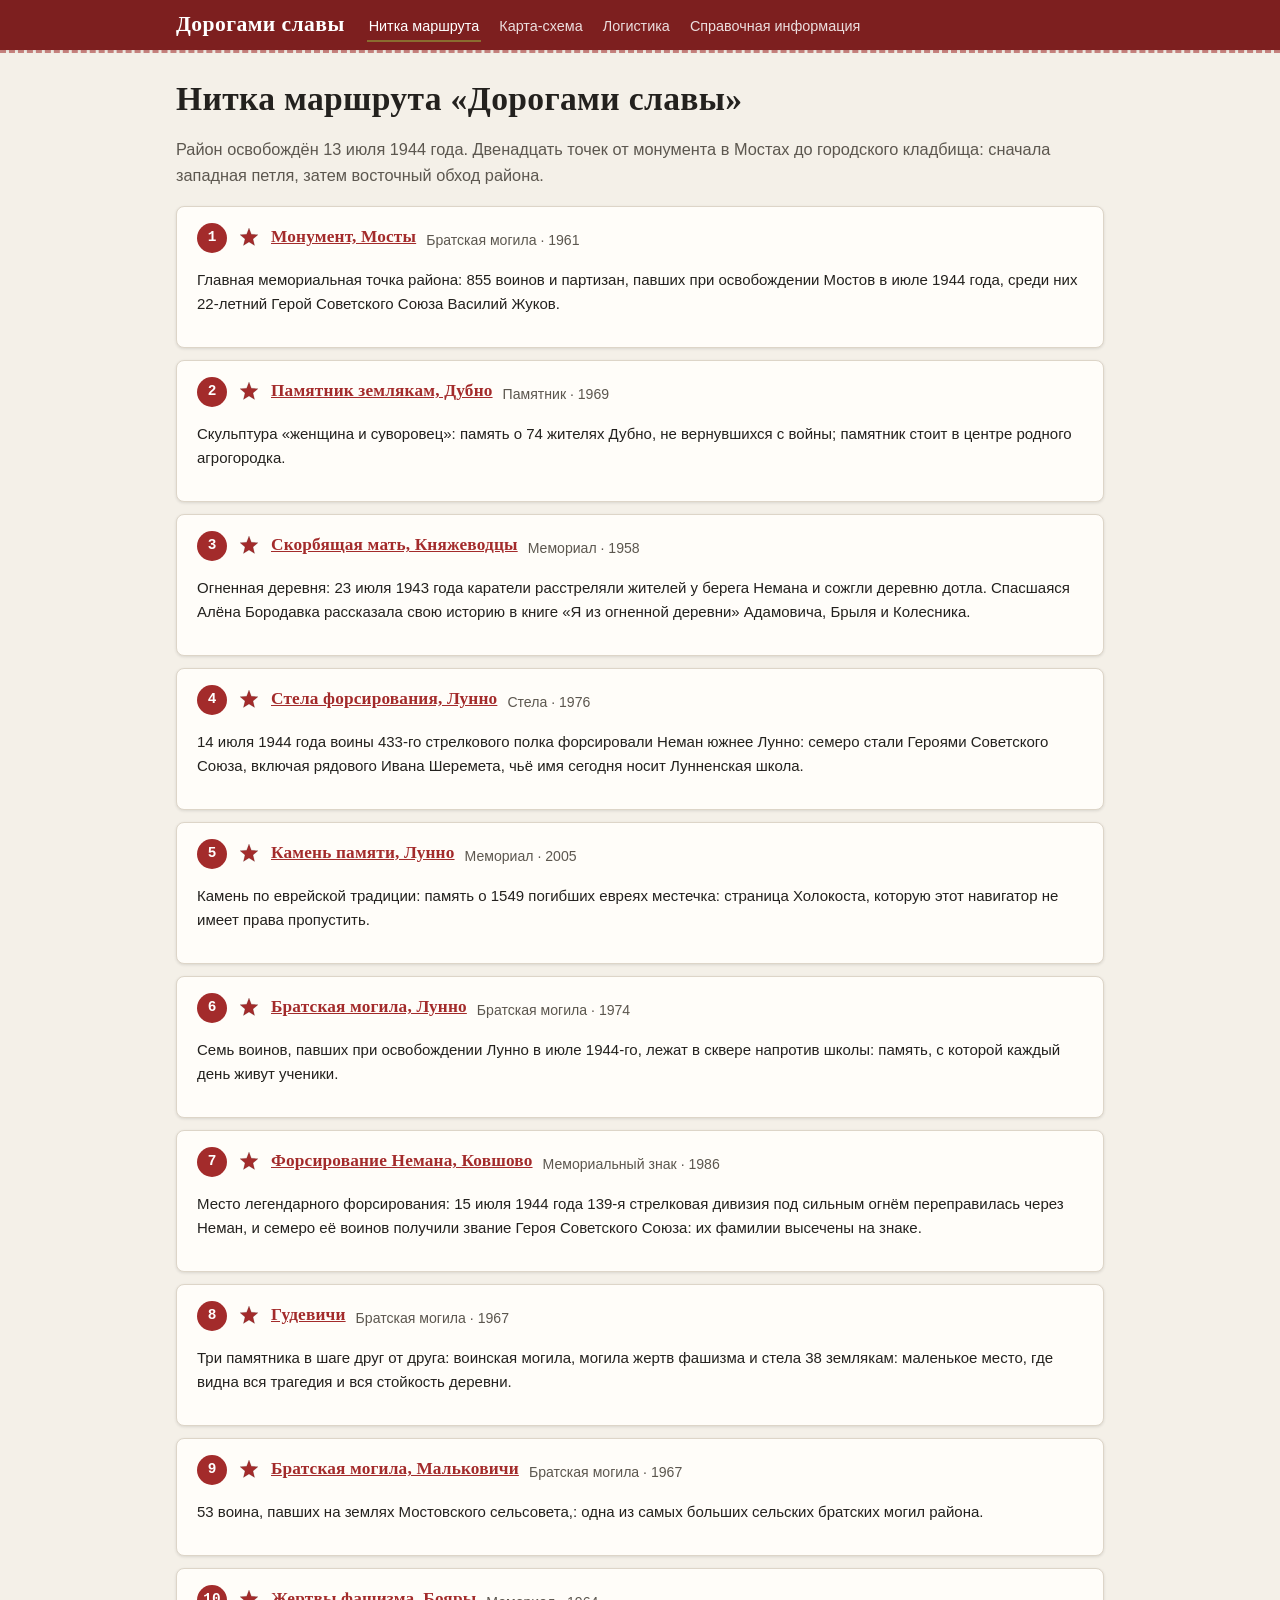
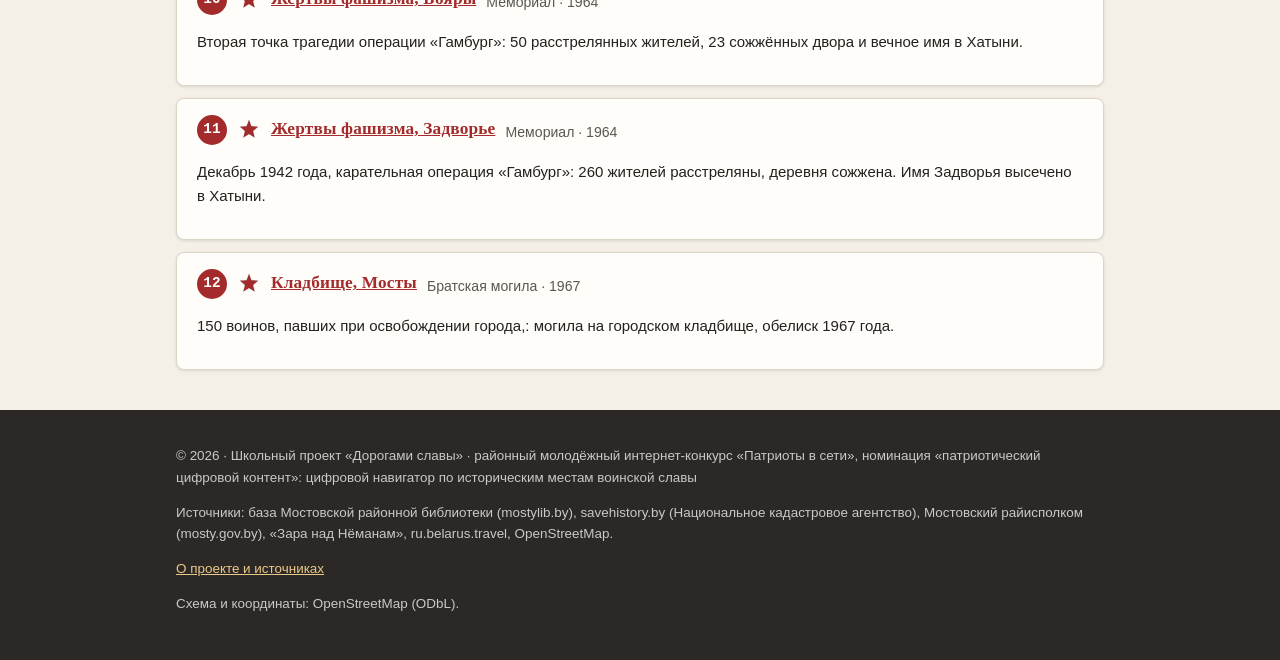
<file: index.html>
<!DOCTYPE html>
<html lang="ru">
<head>
  <meta charset="UTF-8">
  <meta name="viewport" content="width=device-width, initial-scale=1.0">
  <title>Дорогами славы: навигатор по местам воинской славы Мостовского района</title>
  <meta name="description" content="Цифровой навигатор по историческим местам воинской славы Мостовского района Гродненской области: братские могилы, мемориалы, места форсирования Немана, огненные деревни. Карта-схема, страницы мест с историей и источниками.">
  <link rel="icon" type="image/svg+xml" href="img/favicon.svg">
  <link rel="stylesheet" href="css/style.css?v=1">
</head>
<body>
  <header class="site-header">
    <nav class="navbar" aria-label="Основная навигация">
      <a class="navbar-brand" href="#/">Дорогами славы</a>
      <ul class="navbar-links">
        <li><a href="#/">Нитка маршрута</a></li>
        <li><a href="#/map">Карта-схема</a></li>
        <li><a href="#/logistika">Логистика</a></li>
        <li><a href="#/spravka">Справочная информация</a></li>
      </ul>
    </nav>
  </header>
  <hr class="memory-thread" aria-hidden="true">

  <main id="app" class="container">
    <p>Загрузка…</p>
  </main>

  <footer class="site-footer">
    <div class="container">
      <p>© 2026 · Школьный проект «Дорогами славы» · районный молодёжный интернет-конкурс «Патриоты в сети», номинация «патриотический цифровой контент»: цифровой навигатор по историческим местам воинской славы</p>
      <p>Источники: база Мостовской районной библиотеки (mostylib.by), savehistory.by (Национальное кадастровое агентство), Мостовский райисполком (mosty.gov.by), «Зара над Нёманам», ru.belarus.travel, OpenStreetMap.</p>
      <p><a href="about.html">О проекте и источниках</a></p>
      <p>Схема и координаты: OpenStreetMap (ODbL).</p>
    </div>
  </footer>

  <noscript><p class="container">Для просмотра навигатора включите JavaScript.</p></noscript>

  <!-- Порядок загрузки = порядок зависимости модулей: данные и адрес → геометрия
       схемы и условный знак → разметка → четыре отдела → страница места → диспетчер. -->
  <script src="js/data.js?v=1"></script>
  <script src="js/router.js"></script>
  <script src="js/glory-icon.js?v=1"></script>
  <script src="js/dom.js?v=1"></script>
  <script src="js/map-geometry.js?v=1"></script>
  <script src="js/map.js?v=1"></script>
  <script src="js/sections.js?v=1"></script>
  <script src="js/place.js?v=1"></script>
  <script src="js/app.js?v=1"></script>
</body>
</html>
</file>
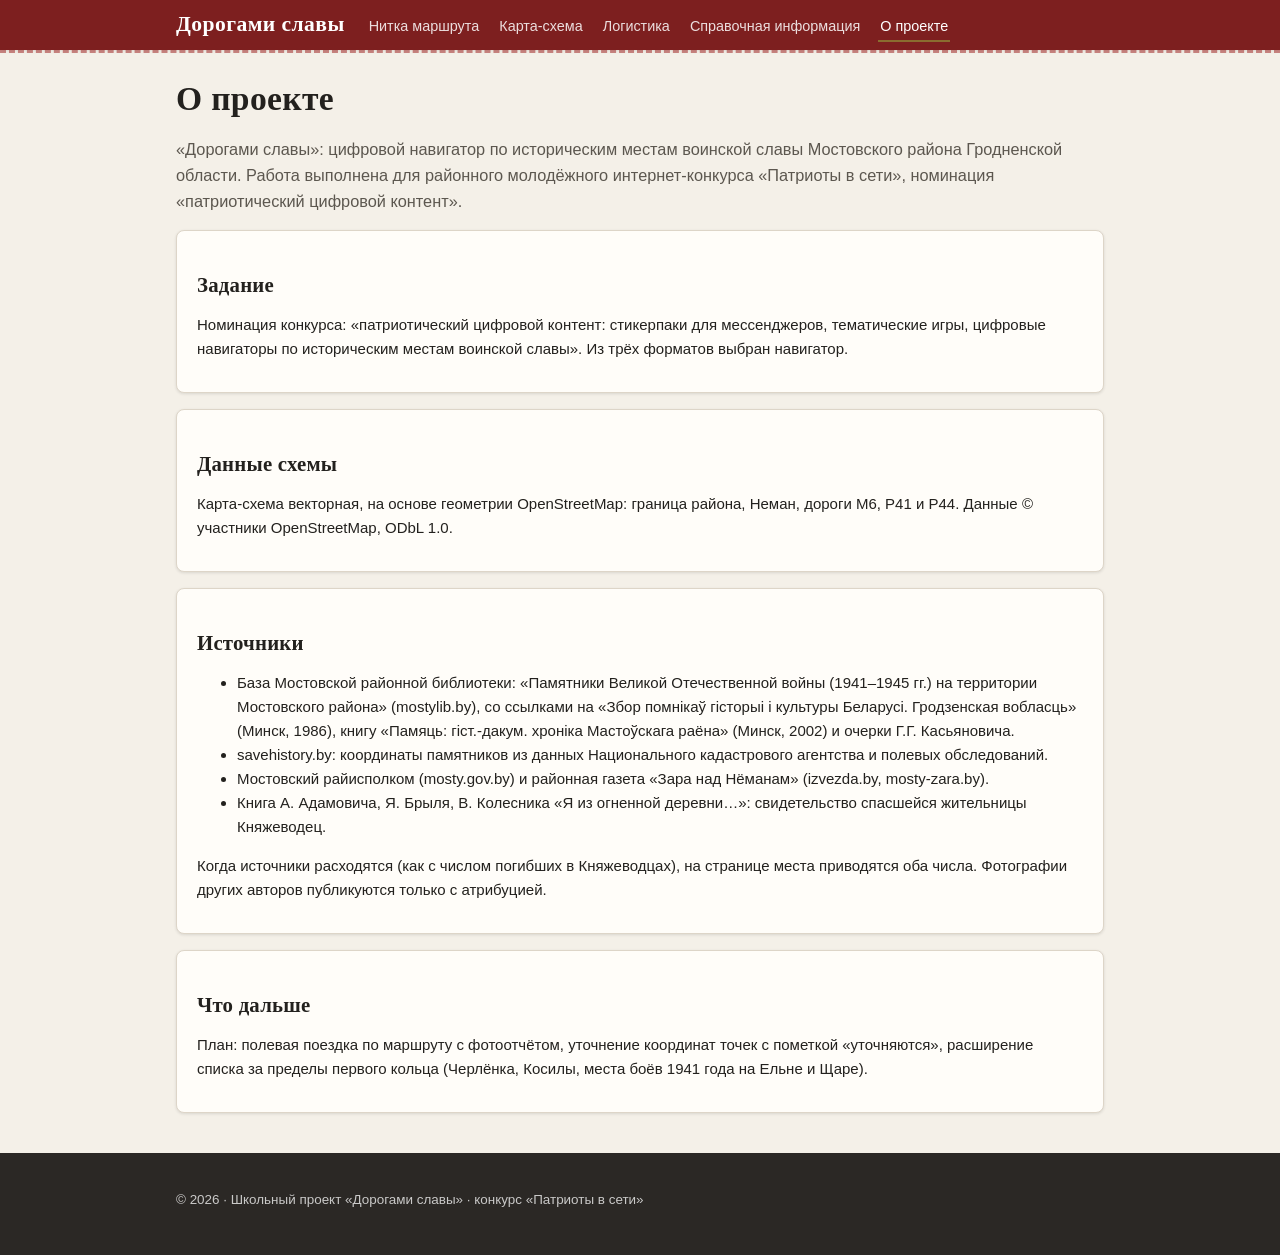
<file: about.html>
<!DOCTYPE html>
<html lang="ru">
<head>
  <meta charset="UTF-8">
  <meta name="viewport" content="width=device-width, initial-scale=1.0">
  <title>О проекте: Дорогами славы</title>
  <link rel="icon" type="image/svg+xml" href="img/favicon.svg">
  <link rel="stylesheet" href="css/style.css?v=1">
</head>
<body>
  <header class="site-header">
    <nav class="navbar" aria-label="Основная навигация">
      <a class="navbar-brand" href="#/">Дорогами славы</a>
      <ul class="navbar-links">
        <li><a href="#/">Нитка маршрута</a></li>
        <li><a href="#/map">Карта-схема</a></li>
        <li><a href="#/logistika">Логистика</a></li>
        <li><a href="#/spravka">Справочная информация</a></li>
        <li><a href="about.html" aria-current="page">О проекте</a></li>
      </ul>
    </nav>
  </header>
  <hr class="memory-thread" aria-hidden="true">

  <main class="container">
    <h1>О проекте</h1>
    <p class="lead">«Дорогами славы»: цифровой навигатор по историческим местам воинской славы Мостовского района Гродненской области. Работа выполнена для районного молодёжного интернет-конкурса «Патриоты в сети», номинация «патриотический цифровой контент».</p>

    <div class="card">
      <h2>Задание</h2>
      <p>Номинация конкурса: «патриотический цифровой контент: стикерпаки для мессенджеров, тематические игры, цифровые навигаторы по историческим местам воинской славы». Из трёх форматов выбран навигатор.</p>
    </div>

    <div class="card">
      <h2>Данные схемы</h2>
      <p>Карта-схема векторная, на основе геометрии OpenStreetMap: граница района, Неман, дороги М6, Р41 и Р44. Данные © участники OpenStreetMap, ODbL 1.0.</p>
    </div>

    <div class="card">
      <h2>Источники</h2>
      <ul>
        <li>База Мостовской районной библиотеки: «Памятники Великой Отечественной войны (1941–1945 гг.) на территории Мостовского района» (mostylib.by), со ссылками на «Збор помнікаў гісторыі і культуры Беларусі. Гродзенская вобласць» (Минск, 1986), книгу «Памяць: гіст.-дакум. хроніка Мастоўскага раёна» (Минск, 2002) и очерки Г.Г. Касьяновича.</li>
        <li>savehistory.by: координаты памятников из данных Национального кадастрового агентства и полевых обследований.</li>
        <li>Мостовский райисполком (mosty.gov.by) и районная газета «Зара над Нёманам» (izvezda.by, mosty-zara.by).</li>
        <li>Книга А. Адамовича, Я. Брыля, В. Колесника «Я из огненной деревни…»: свидетельство спасшейся жительницы Княжеводец.</li>
      </ul>
      <p>Когда источники расходятся (как с числом погибших в Княжеводцах), на странице места приводятся оба числа. Фотографии других авторов публикуются только с атрибуцией.</p>
    </div>

    <div class="card">
      <h2>Что дальше</h2>
      <p>План: полевая поездка по маршруту с фотоотчётом, уточнение координат точек с пометкой «уточняются», расширение списка за пределы первого кольца (Черлёнка, Косилы, места боёв 1941 года на Ельне и Щаре).</p>
    </div>
    <p class="print-footer-note">«Дорогами славы»: https://youlianvr.github.io/glory-navigator/ · Школьный проект, конкурс «Патриоты в сети», 2026</p>
  </main>

  <footer class="site-footer">
    <div class="container">
      <p>© 2026 · Школьный проект «Дорогами славы» · конкурс «Патриоты в сети»</p>
    </div>
  </footer>
</body>
</html>
</file>
<file: css/style.css>
/* ============================================================
 * Дорогами славы — дизайн-токены и стили.
 *
 * Дизайн-план (frontend-design pass, 2026-09-19)
 *
 * Тема: дорожный указатель и мемориальная доска. Аудитория — жюри
 * конкурса, школьники, гости района с телефоном. Работа страницы —
 * провести читателя по кольцу мест памяти и рассказать каждую историю.
 *
 * Палитра (именованные значения):
 *   --granite   #23211e  тёмный гранит — текст
 *   --paper     #f4f0e8  тёплая бумага — фон (не крем-дефолт: серее и холоднее)
 *   --carnation #a32b2b  гвоздика — акцент (звезда, нитка, кнопки)
 *   --carnation-deep #7d1f1f — тёмная гвоздика (шапка, hover)
 *   --wreath    #8a6d2f  сухое золото венка — вторичный акцент
 *   --stone     #ddd5c8  светлый камень — линии
 *
 * Типографика (локальные системные стеки, без CDN):
 *   Дисплей/заголовки: Georgia (доступна в Windows/macOS; fallback
 *     'Times New Roman', serif) — книжная антиква под мемориальные
 *     доски, с трекингом надписей-капителью.
 *   Текст: Verdana, Tahoma — честный экранäs шрифт для длинного
 *     чтения с телефона; а не безликий system-ui.
 *   Цифры шагов/координаты: Consolas/monospace — табличные данные.
 *
 * Подпись (signature): «нитка памяти» — пунктирная гвоздичная линия,
 * которая прошивает страницу: под шапкой, слева у истории места и на
 * схеме как маршрут. Один приём, три масштаба.
 *
 * Схема данных не знает о CSS; правка данных — js/data.js.
 * ============================================================ */

:root {
  --granite: #23211e;
  --ink-soft: #5c574f;
  --paper: #f4f0e8;
  --surface: #fffdf9;
  --carnation: #a32b2b;
  --carnation-deep: #7d1f1f;
  --wreath: #8a6d2f;
  --stone: #ddd5c8;
  --radius: 8px;
  --shadow: 0 1px 3px rgba(35, 33, 30, 0.12);
  --font-display: Georgia, "Times New Roman", serif;
  --font-body: Verdana, Tahoma, "Segoe UI", sans-serif;
  --font-mono: Consolas, "Courier New", monospace;
}

* { box-sizing: border-box; }

body {
  margin: 0;
  font-family: var(--font-body);
  background: var(--paper);
  color: var(--granite);
  line-height: 1.6;
  font-size: 15px;
}

.container { max-width: 960px; margin: 0 auto; padding: 0 16px; }

a { color: var(--carnation); }
a:hover { color: var(--carnation-deep); }
a:focus-visible, .btn:focus-visible {
  outline: 3px solid var(--wreath);
  outline-offset: 2px;
}

/* ---------- Типографика ---------- */
h1, h2, h3, .navbar-brand {
  font-family: var(--font-display);
  font-weight: 700;
  line-height: 1.2;
  letter-spacing: 0.01em;
}
h1 { font-size: clamp(1.6rem, 4.5vw, 2.1rem); margin: 26px 0 10px; }
h2 { font-size: 1.3rem; margin: 26px 0 8px; }
h3 { font-size: 1.08rem; margin: 0; }
.lead { color: var(--ink-soft); font-size: 1.02rem; }

/* Эйброу-строка на странице места: тип места · деревня · год */
.place-kind {
  font-family: var(--font-mono);
  font-size: 0.72rem;
  text-transform: uppercase;
  letter-spacing: 0.14em;
  color: var(--wreath);
}

/* ---------- Подпись: нитка памяти ---------- */
.memory-thread {
  height: 0;
  border: none;
  border-top: 3px dashed var(--carnation);
  opacity: 0.55;
  margin: 0 0 20px;
}

/* ---------- Шапка ---------- */
.site-header {
  background: var(--carnation-deep);
  color: #fff;
  box-shadow: var(--shadow);
}
.navbar {
  max-width: 960px;
  margin: 0 auto;
  padding: 12px 16px;
  display: flex;
  flex-wrap: wrap;
  align-items: baseline;
  gap: 6px 22px;
}
.navbar-brand {
  color: #fff;
  font-weight: 700;
  font-size: 1.35rem;
  text-decoration: none;
  letter-spacing: 0.02em;
}
.navbar-links {
  list-style: none;
  display: flex;
  flex-wrap: wrap;
  gap: 2px 16px;
  margin: 0;
  padding: 0;
  font-size: 0.9rem;
}
.navbar-links a {
  color: rgba(255, 255, 255, 0.85);
  text-decoration: none;
  padding: 6px 2px;
  border-bottom: 2px solid transparent;
}
.navbar-links a:hover { color: #fff; }
.navbar-links a[aria-current="page"] {
  color: #fff;
  border-bottom-color: var(--wreath);
}

/* ---------- Нитка маршрута: карточки остановок ---------- */
.route-cards {
  margin: 18px 0;
}
.route-cards .stop-card {
  margin: 12px 0;
}
.map-index {
  list-style: none;
  padding: 0;
  margin: 12px 0;
}
.route-step {
  flex: 0 0 auto;
  width: 30px;
  height: 30px;
  display: inline-flex;
  align-items: center;
  justify-content: center;
  background: var(--carnation);
  color: #fff;
  border-radius: 50%;
  font-family: var(--font-mono);
  font-weight: 700;
  font-size: 0.9rem;
}
.glory-star { color: var(--carnation); flex: 0 0 auto; }

/* ---------- Карточки ---------- */
.card {
  background: var(--surface);
  border: 1px solid var(--stone);
  border-radius: var(--radius);
  padding: 16px 20px;
  margin: 16px 0;
  box-shadow: var(--shadow);
}
.stop-head { display: flex; align-items: center; gap: 10px; flex-wrap: wrap; }
.stop-meta { margin: 4px 0 0; color: var(--ink-soft); font-size: 0.88rem; }

/* ---------- Схема ---------- */
.map-schema {
  background: #ece6d8;
  border: 1px solid var(--stone);
  border-radius: var(--radius);
  padding: 12px;
  margin: 16px 0;
}
.map-schema svg { width: 100%; height: auto; display: block; }
.map-district { fill: #f6f2e9; stroke: #a89a7e; stroke-width: 1.4; }
.map-road { fill: none; stroke: #cfc4a9; stroke-width: 2; }
.map-river { fill: none; stroke: #6d97b3; stroke-width: 3; stroke-linecap: round; }
.map-route { fill: none; stroke: var(--carnation); stroke-width: 2.5; stroke-dasharray: 7 4; }
.map-marker a { cursor: pointer; }
.map-marker .marker-hit { fill: transparent; }
.map-marker:focus-within .marker-star { fill: var(--wreath); }
.map-marker .marker-step {
  font-family: var(--font-mono);
  font-size: 11px;
  font-weight: 700;
  fill: var(--granite);
}
.map-marker .marker-star { fill: var(--carnation); stroke: #fff; stroke-width: 1; }
.map-marker:hover .marker-star { fill: var(--wreath); }
.map-marker .marker-label {
  font-size: 12px;
  fill: var(--granite);
  paint-order: stroke;
  stroke: #ece6d8;
  stroke-width: 3px;
}
.map-legend {
  list-style: none;
  display: flex;
  flex-wrap: wrap;
  gap: 6px 20px;
  padding: 8px 4px 0;
  margin: 0;
  font-size: 0.85rem;
  color: var(--ink-soft);
}
.map-legend li { display: flex; align-items: center; gap: 8px; }
.legend-route { width: 26px; height: 0; border-top: 3px dashed var(--carnation); }
.legend-river { width: 26px; height: 0; border-top: 3px solid #6d97b3; }
.legend-road { width: 26px; height: 0; border-top: 2px solid #cfc4a9; }
.legend-star { color: var(--carnation); }
.map-index { columns: 2; gap: 24px; }
.map-index li { break-inside: avoid; margin-bottom: 4px; }
@media (max-width: 640px) { .map-index { columns: 1; } }

/* ---------- Таблицы ---------- */
.table-scroll { overflow-x: auto; -webkit-overflow-scrolling: touch; }
.data-table {
  width: 100%;
  border-collapse: collapse;
  background: var(--surface);
  border: 1px solid var(--stone);
  box-shadow: var(--shadow);
  font-size: 0.92rem;
}
.data-table th, .data-table td {
  padding: 10px 12px;
  border-bottom: 1px solid var(--stone);
  text-align: left;
  vertical-align: top;
}
.data-table th { background: #ece6d8; white-space: nowrap; font-family: var(--font-display); }
.data-table td:nth-child(4) { font-family: var(--font-mono); font-size: 0.85rem; }

/* ---------- Страница места ---------- */
.place-head { margin-bottom: 8px; }
.place-kind { margin: 26px 0 4px; }
.place-address {
  color: var(--ink-soft);
  display: flex;
  align-items: center;
  gap: 8px;
}
.place-history {
  border-left: 3px dashed var(--carnation);
  padding-left: 18px;
  margin: 20px 0;
}
.place-history h2 { margin-top: 0; }
.place-discrepancy {
  background: #f7efdc;
  border: 1px solid var(--wreath);
  border-left: 5px solid var(--wreath);
  border-radius: var(--radius);
  padding: 12px 18px;
  margin: 16px 0;
}
.photo-slot {
  background: #ece6d8;
  border: 1px dashed var(--stone);
  border-radius: var(--radius);
  padding: 20px;
  color: var(--ink-soft);
  text-align: center;
}
.place-photo figure { margin: 0 0 12px; }
.place-photo img { max-width: 100%; height: auto; border-radius: var(--radius); }
.visit-photos { display: grid; grid-template-columns: repeat(auto-fill, minmax(220px, 1fr)); gap: 12px; }
.visit-photos img { width: 100%; height: auto; border-radius: var(--radius); }
.map-links { display: flex; flex-wrap: wrap; gap: 10px; margin: 12px 0; }
.place-neighbours {
  display: flex;
  justify-content: space-between;
  flex-wrap: wrap;
  gap: 10px;
  margin: 28px 0;
}

/* ---------- Кнопки ---------- */
.btn {
  display: inline-block;
  background: var(--carnation);
  color: #fff;
  padding: 9px 16px;
  border-radius: var(--radius);
  text-decoration: none;
  font-weight: 600;
  font-size: 0.9rem;
  border: none;
  min-height: 40px;
}
.btn:hover { background: var(--carnation-deep); color: #fff; }
.btn-secondary { background: var(--surface); color: var(--carnation); border: 1px solid var(--carnation); }
.btn-secondary:hover { background: #f8ecec; color: var(--carnation-deep); }

/* ---------- Подвал ---------- */
.site-footer {
  margin-top: 40px;
  padding: 22px 0 32px;
  background: #2b2825;
  color: rgba(255, 255, 255, 0.75);
  font-size: 0.84rem;
}
.site-footer a { color: #e8c98a; }

/* ---------- Уважение к настройкам ---------- */
@media (prefers-reduced-motion: reduce) {
  * { transition: none !important; animation: none !important; scroll-behavior: auto !important; }
}

/* ---------- Печать: схема и страницы мест на бумагу ---------- */
@media print {
  @page { margin: 14mm 12mm; }
  body { background: #fff; color: #000; font-size: 11pt; }
  .site-header, .site-footer, .navbar, .map-links, .place-neighbours,
  .btn, .photo-slot { display: none !important; }
  .container { max-width: none; padding: 0; }
  h1 { font-size: 16pt; margin: 0 0 8pt; }
  h2 { font-size: 12.5pt; }
  a { color: #000; text-decoration: none; }
  .card, .map-schema, .data-table, .place-discrepancy {
    box-shadow: none;
    border: 1px solid #999;
    break-inside: avoid;
  }
  /* Схема печатается в полный размер с подписями; звёзды — контрастнее */
  .map-schema { background: #fff; padding: 0; }
  .map-marker .marker-star { fill: #000; }
  .map-marker .marker-label { stroke: #fff; }
  .place-history { border-left-color: #999; }
  /* Разделители карточек при печати списка маршрута */
  .stop-card { border: 1px solid #999; box-shadow: none; }
  .print-footer-note { display: block !important; margin-top: 12pt; font-size: 9pt; color: #444; }
}
/* Подпись для печатной версии (в DOM добавлена в about.html) */
.print-footer-note { display: none; }
</file>
